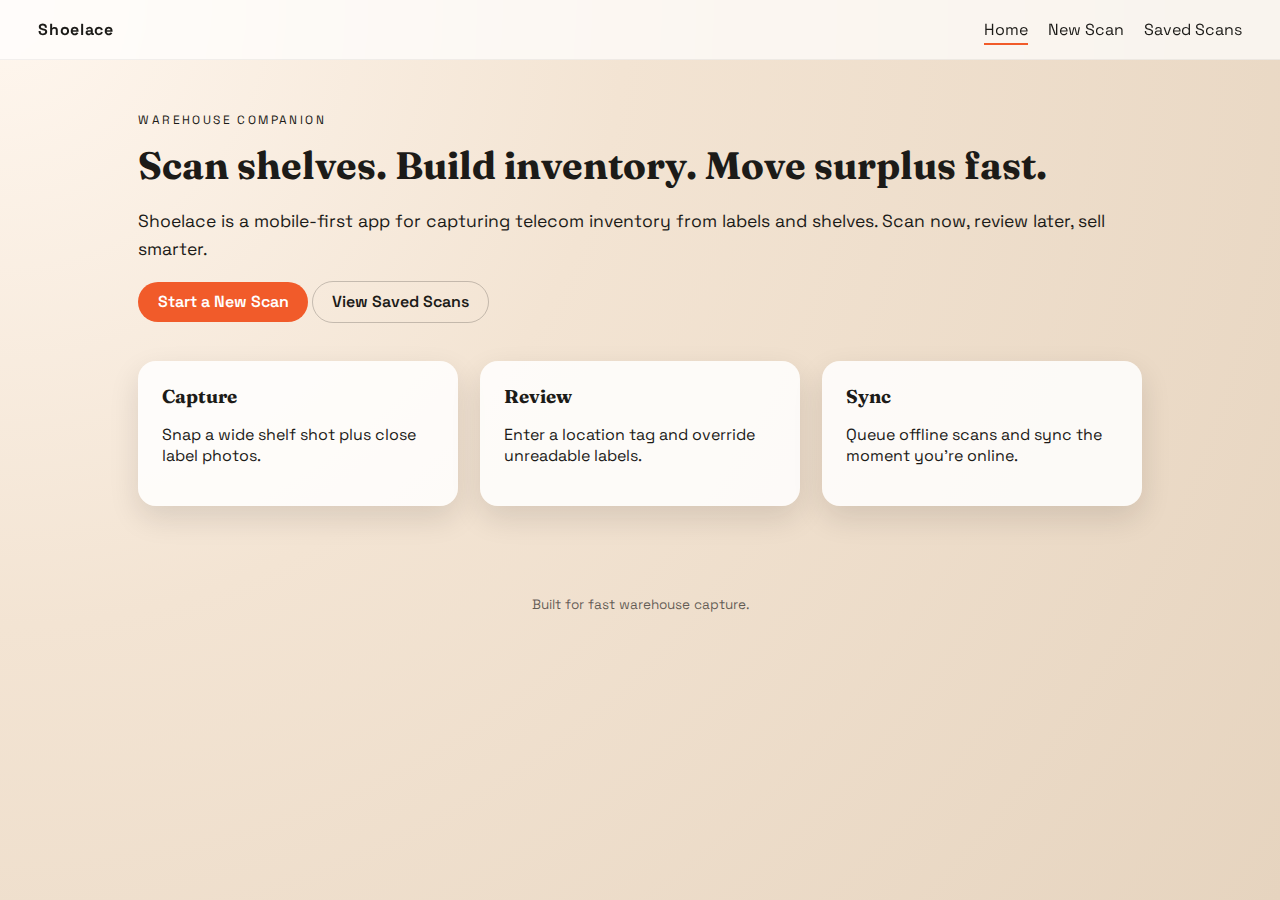
<file: index.html>
﻿<!doctype html>
<html lang="en">
  <head>
    <meta charset="utf-8" />
    <meta name="viewport" content="width=device-width, initial-scale=1" />
    <title>Shoelace - Warehouse Companion</title>
    <link rel="preconnect" href="https://fonts.googleapis.com" />
    <link rel="preconnect" href="https://fonts.gstatic.com" crossorigin />
    <link href="https://fonts.googleapis.com/css2?family=Space+Grotesk:wght@400;600;700&family=Fraunces:wght@600;700&display=swap" rel="stylesheet" />
    <link rel="stylesheet" href="app.css" />
  </head>
  <body data-page="home">
    <header class="topbar">
      <div class="brand">Shoelace</div>
      <nav class="nav">
        <a href="index.html" class="active">Home</a>
        <a href="new-scan.html">New Scan</a>
        <a href="saved.html">Saved Scans</a>
      </nav>
    </header>

    <main class="container">
      <section class="hero">
        <div>
          <p class="eyebrow">Warehouse companion</p>
          <h1>Scan shelves. Build inventory. Move surplus fast.</h1>
          <p class="lead">
            Shoelace is a mobile-first app for capturing telecom inventory from
            labels and shelves. Scan now, review later, sell smarter.
          </p>
          <div class="hero-actions">
            <a class="btn primary" href="new-scan.html">Start a New Scan</a>
            <a class="btn ghost" href="saved.html">View Saved Scans</a>
          </div>
        </div>
      </section>

      <section class="grid">
        <div class="card">
          <h3>Capture</h3>
          <p>Snap a wide shelf shot plus close label photos.</p>
        </div>
        <div class="card">
          <h3>Review</h3>
          <p>Enter a location tag and override unreadable labels.</p>
        </div>
        <div class="card">
          <h3>Sync</h3>
          <p>Queue offline scans and sync the moment you're online.</p>
        </div>
      </section>
    </main>

    <footer class="footer">Built for fast warehouse capture.</footer>
    <script defer src="app.js"></script>
  </body>
</html>
</file>
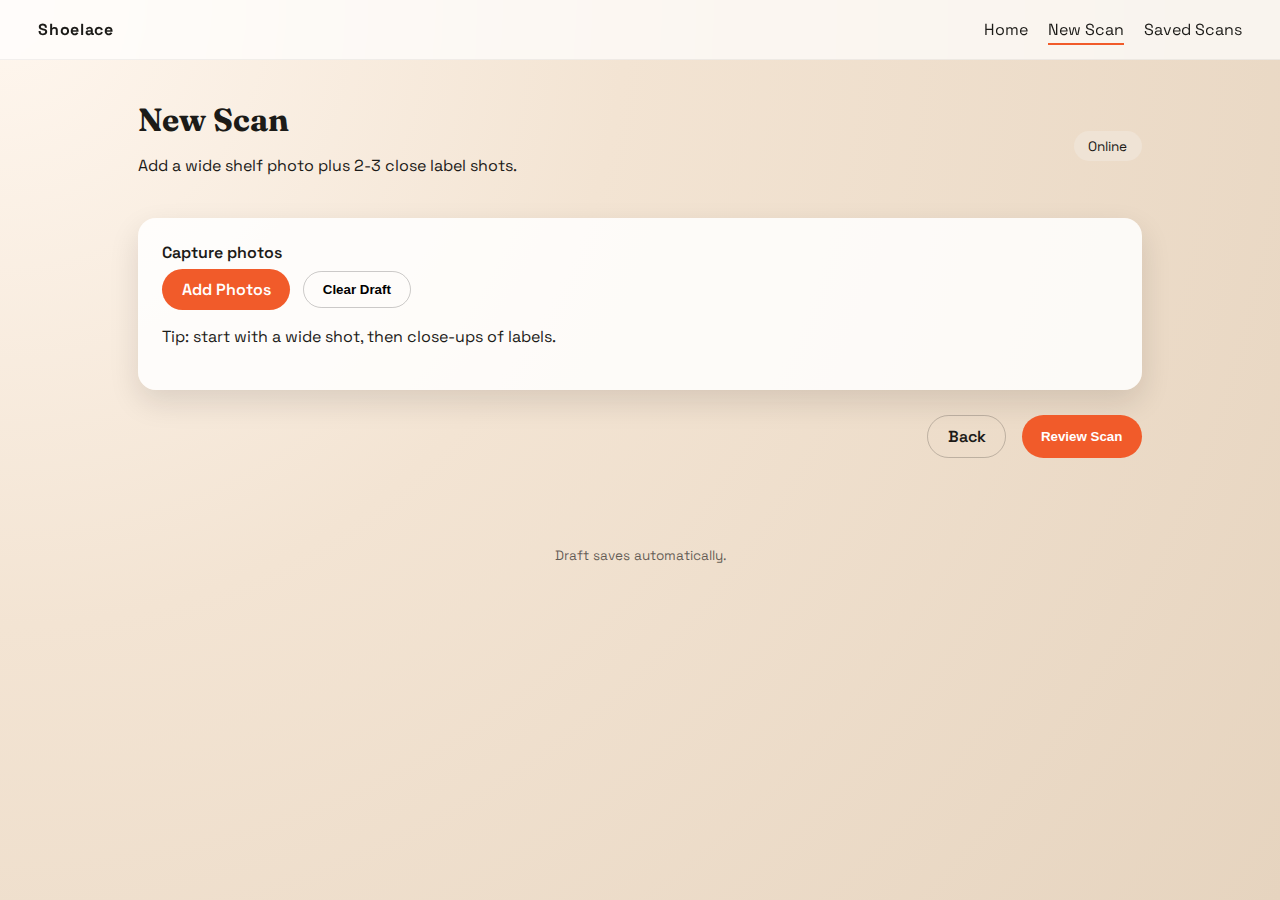
<file: new-scan.html>
﻿<!doctype html>
<html lang="en">
  <head>
    <meta charset="utf-8" />
    <meta name="viewport" content="width=device-width, initial-scale=1" />
    <title>New Scan - Shoelace</title>
    <link rel="preconnect" href="https://fonts.googleapis.com" />
    <link rel="preconnect" href="https://fonts.gstatic.com" crossorigin />
    <link href="https://fonts.googleapis.com/css2?family=Space+Grotesk:wght@400;600;700&family=Fraunces:wght@600;700&display=swap" rel="stylesheet" />
    <link rel="stylesheet" href="app.css" />
  </head>
  <body data-page="new">
    <header class="topbar">
      <div class="brand">Shoelace</div>
      <nav class="nav">
        <a href="index.html">Home</a>
        <a href="new-scan.html" class="active">New Scan</a>
        <a href="saved.html">Saved Scans</a>
      </nav>
    </header>

    <main class="container">
      <section class="page-header">
        <div>
          <h1>New Scan</h1>
          <p>Add a wide shelf photo plus 2-3 close label shots.</p>
        </div>
        <div class="status" id="syncStatus">Offline queue ready</div>
      </section>

      <section class="card">
        <div class="field">
          <label class="label">Capture photos</label>
          <div class="capture-row">
            <label class="btn primary" for="photoInput">Add Photos</label>
            <input id="photoInput" type="file" accept="image/*" multiple />
            <button class="btn ghost" id="clearDraft" type="button">Clear Draft</button>
          </div>
          <p class="hint">Tip: start with a wide shot, then close-ups of labels.</p>
        </div>

        <div class="thumb-grid" id="thumbGrid"></div>
      </section>

      <section class="actions">
        <a class="btn ghost" href="index.html">Back</a>
        <button class="btn primary" id="toReview" type="button">Review Scan</button>
      </section>
    </main>

    <footer class="footer">Draft saves automatically.</footer>
    <script defer src="app.js"></script>
  </body>
</html>
</file>
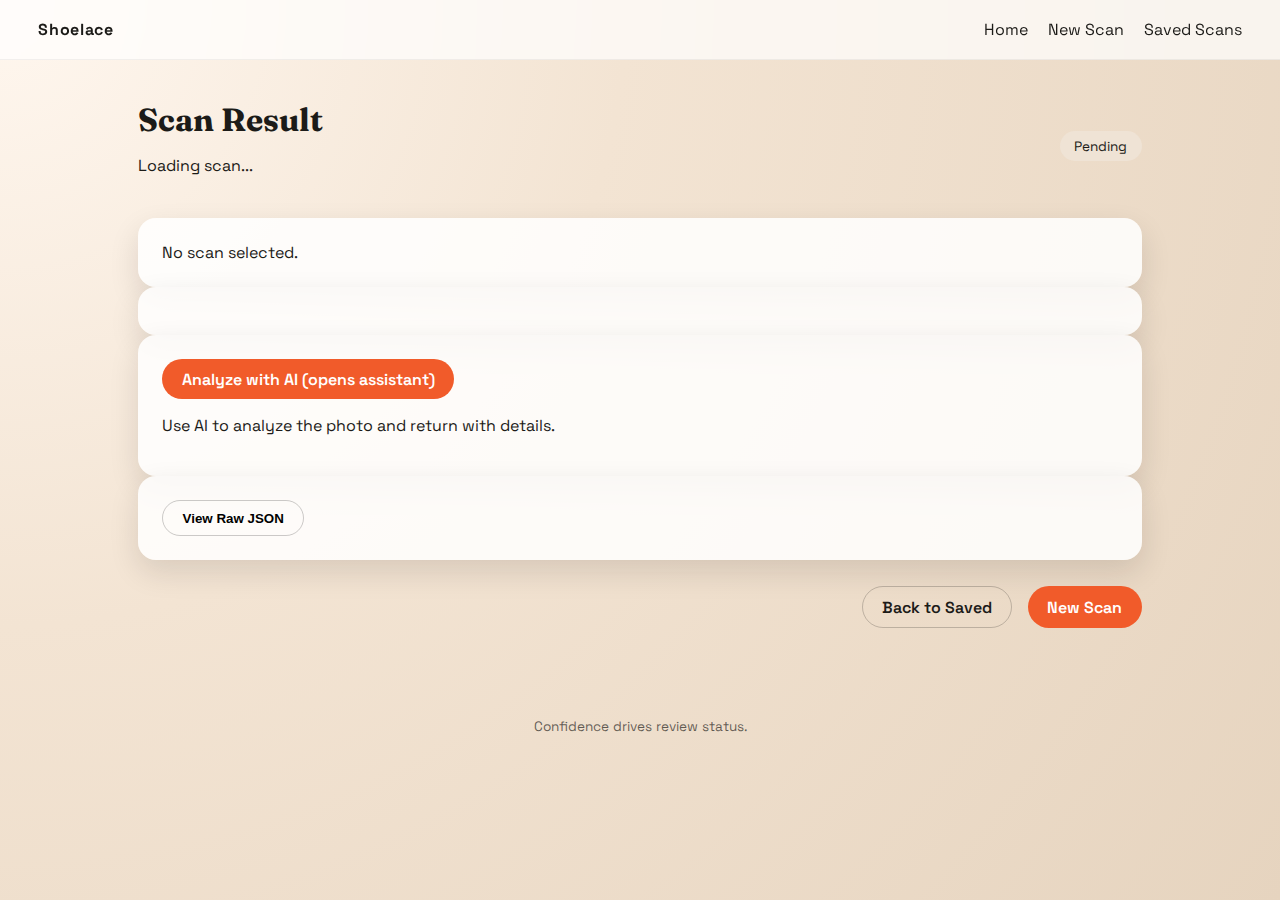
<file: result.html>
﻿<!doctype html>
<html lang="en">
  <head>
    <meta charset="utf-8" />
    <meta name="viewport" content="width=device-width, initial-scale=1" />
    <title>Scan Result - Shoelace</title>
    <link rel="preconnect" href="https://fonts.googleapis.com" />
    <link rel="preconnect" href="https://fonts.gstatic.com" crossorigin />
    <link href="https://fonts.googleapis.com/css2?family=Space+Grotesk:wght@400;600;700&family=Fraunces:wght@600;700&display=swap" rel="stylesheet" />
    <link rel="stylesheet" href="app.css" />
  </head>
  <body data-page="result">
    <header class="topbar">
      <div class="brand">Shoelace</div>
      <nav class="nav">
        <a href="index.html">Home</a>
        <a href="new-scan.html">New Scan</a>
        <a href="saved.html">Saved Scans</a>
      </nav>
    </header>

    <main class="container">
      <section class="page-header">
        <div>
          <h1>Scan Result</h1>
          <p id="resultLocation">Loading scan...</p>
        </div>
        <div class="status" id="resultStatus">Pending</div>
      </section>

      <section class="card" id="resultSummary"></section>
      <section class="card" id="resultItems"></section>

      <section class="card">
        <a class="btn primary" href="https://chat.openai.com" target="_blank" rel="noopener">Analyze with AI (opens assistant)</a>
        <p>Use AI to analyze the photo and return with details.</p>
      </section>

      <section class="card">
        <button class="btn ghost" id="toggleRaw" type="button">View Raw JSON</button>
        <pre class="code" id="rawJson" hidden></pre>
      </section>

      <section class="actions">
        <a class="btn ghost" href="saved.html">Back to Saved</a>
        <a class="btn primary" href="new-scan.html">New Scan</a>
      </section>
    </main>

    <footer class="footer">Confidence drives review status.</footer>
    <script defer src="app.js"></script>
  </body>
</html>
</file>
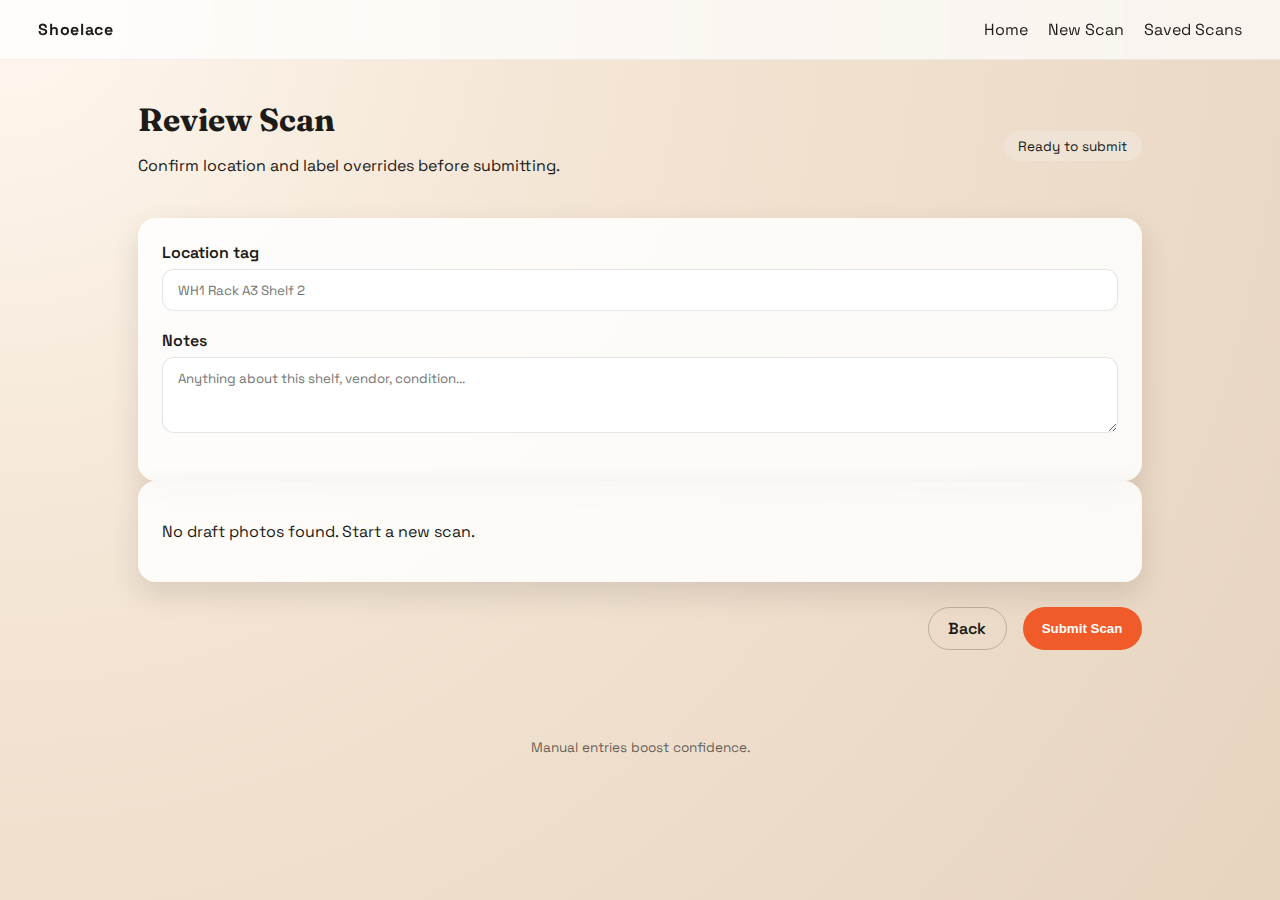
<file: review.html>
﻿<!doctype html>
<html lang="en">
  <head>
    <meta charset="utf-8" />
    <meta name="viewport" content="width=device-width, initial-scale=1" />
    <title>Review Scan - Shoelace</title>
    <link rel="preconnect" href="https://fonts.googleapis.com" />
    <link rel="preconnect" href="https://fonts.gstatic.com" crossorigin />
    <link href="https://fonts.googleapis.com/css2?family=Space+Grotesk:wght@400;600;700&family=Fraunces:wght@600;700&display=swap" rel="stylesheet" />
    <link rel="stylesheet" href="app.css" />
  </head>
  <body data-page="review">
    <header class="topbar">
      <div class="brand">Shoelace</div>
      <nav class="nav">
        <a href="index.html">Home</a>
        <a href="new-scan.html">New Scan</a>
        <a href="saved.html">Saved Scans</a>
      </nav>
    </header>

    <main class="container">
      <section class="page-header">
        <div>
          <h1>Review Scan</h1>
          <p>Confirm location and label overrides before submitting.</p>
        </div>
        <div class="status" id="reviewStatus">Ready to submit</div>
      </section>

      <section class="card">
        <div class="field">
          <label class="label" for="locationTag">Location tag</label>
          <input id="locationTag" class="input" placeholder="WH1 Rack A3 Shelf 2" />
        </div>
        <div class="field">
          <label class="label" for="notes">Notes</label>
          <textarea id="notes" class="textarea" rows="3" placeholder="Anything about this shelf, vendor, condition..."></textarea>
        </div>
      </section>

      <section class="card" id="reviewPhotos"></section>

      <section class="actions">
        <a class="btn ghost" href="new-scan.html">Back</a>
        <button class="btn primary" id="submitScan" type="button">Submit Scan</button>
      </section>
    </main>

    <footer class="footer">Manual entries boost confidence.</footer>
    <script defer src="app.js"></script>
  </body>
</html>
</file>
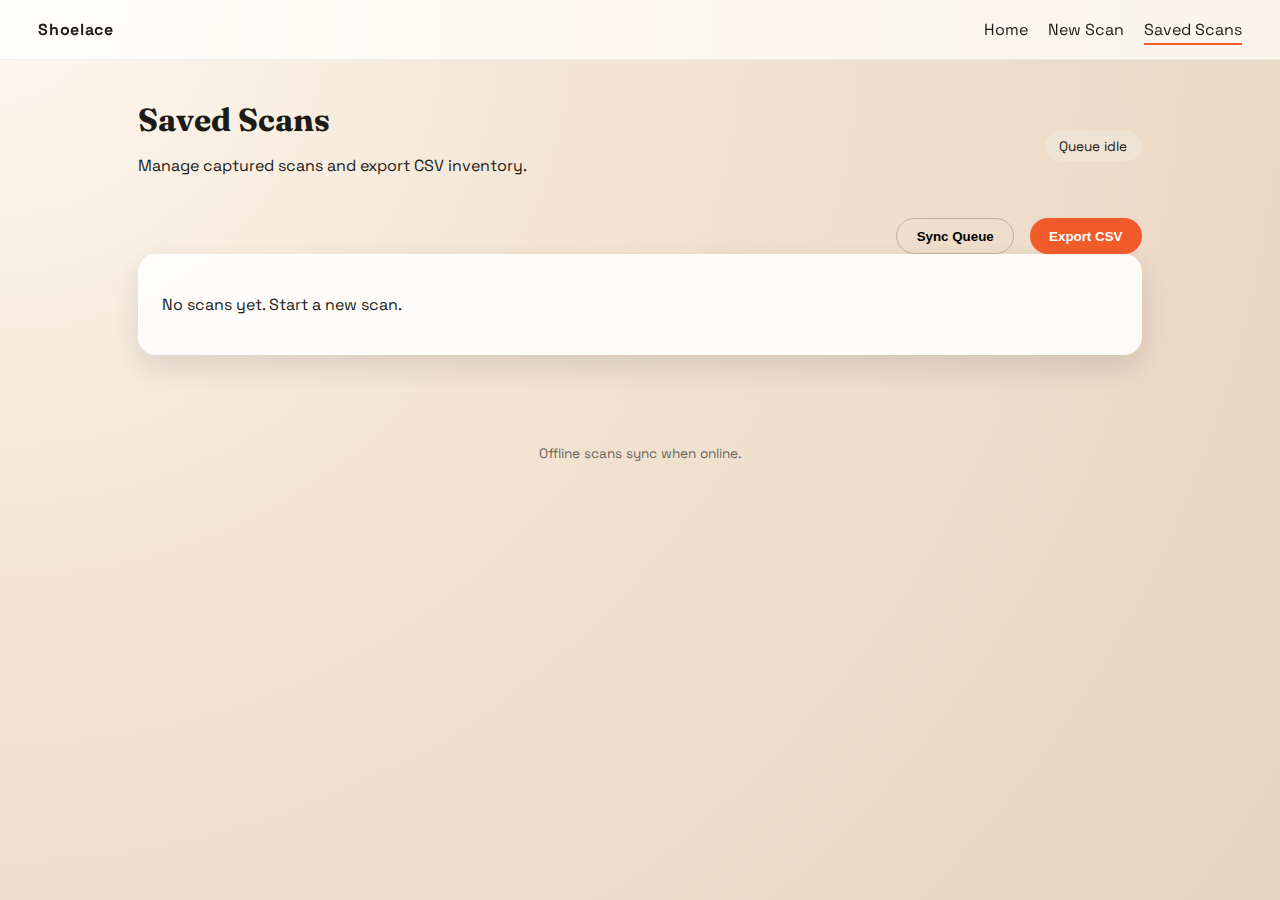
<file: saved.html>
﻿<!doctype html>
<html lang="en">
  <head>
    <meta charset="utf-8" />
    <meta name="viewport" content="width=device-width, initial-scale=1" />
    <title>Saved Scans - Shoelace</title>
    <link rel="preconnect" href="https://fonts.googleapis.com" />
    <link rel="preconnect" href="https://fonts.gstatic.com" crossorigin />
    <link href="https://fonts.googleapis.com/css2?family=Space+Grotesk:wght@400;600;700&family=Fraunces:wght@600;700&display=swap" rel="stylesheet" />
    <link rel="stylesheet" href="app.css" />
  </head>
  <body data-page="saved">
    <header class="topbar">
      <div class="brand">Shoelace</div>
      <nav class="nav">
        <a href="index.html">Home</a>
        <a href="new-scan.html">New Scan</a>
        <a href="saved.html" class="active">Saved Scans</a>
      </nav>
    </header>

    <main class="container">
      <section class="page-header">
        <div>
          <h1>Saved Scans</h1>
          <p>Manage captured scans and export CSV inventory.</p>
        </div>
        <div class="status" id="queueStatus">Queue idle</div>
      </section>

      <section class="actions">
        <button class="btn ghost" id="syncQueue" type="button">Sync Queue</button>
        <button class="btn primary" id="exportCsv" type="button">Export CSV</button>
      </section>

      <section class="card" id="savedList"></section>
    </main>

    <footer class="footer">Offline scans sync when online.</footer>
    <script defer src="app.js"></script>
  </body>
</html>
</file>
<file: app.css>
﻿:root {
  --ink: #1c1b18;
  --accent: #f15b2a;
  --accent-dark: #c64017;
  --paper: #f7f0e8;
  --mist: #efe3d5;
  --sand: #e6d4bf;
  --leaf: #3b6a5f;
  --sun: #f6d26a;
  --shadow: rgba(21, 19, 16, 0.12);
}

* {
  box-sizing: border-box;
}

body {
  margin: 0;
  font-family: "Space Grotesk", "Segoe UI", sans-serif;
  color: var(--ink);
  background: radial-gradient(circle at top left, #fff7ef, #f3e4d3 40%, #e6d4bf 100%);
  min-height: 100vh;
}

h1,
h2,
h3 {
  font-family: "Fraunces", "Times New Roman", serif;
  margin: 0 0 0.6rem 0;
}

a {
  color: inherit;
  text-decoration: none;
}

.topbar {
  display: flex;
  justify-content: space-between;
  align-items: center;
  padding: 1.2rem 2.4rem;
  background: rgba(255, 255, 255, 0.7);
  backdrop-filter: blur(14px);
  position: sticky;
  top: 0;
  z-index: 10;
  border-bottom: 1px solid rgba(0, 0, 0, 0.05);
}

.brand {
  font-weight: 700;
  letter-spacing: 0.04em;
}

.nav a {
  margin-left: 1rem;
  padding-bottom: 0.2rem;
  border-bottom: 2px solid transparent;
}

.nav a.active {
  border-bottom-color: var(--accent);
}

.container {
  max-width: 1080px;
  margin: 0 auto;
  padding: 2.5rem 2.4rem 4rem;
}

.hero {
  display: grid;
  grid-template-columns: repeat(auto-fit, minmax(280px, 1fr));
  gap: 2rem;
  align-items: center;
}

.hero h1 {
  font-size: clamp(2.2rem, 3vw, 3rem);
}

.lead {
  font-size: 1.1rem;
  line-height: 1.6;
}

.eyebrow {
  text-transform: uppercase;
  letter-spacing: 0.2em;
  font-size: 0.75rem;
  margin-bottom: 0.8rem;
}

.hero-card .card {
  background: var(--ink);
  color: #fff5ec;
}

.grid {
  display: grid;
  grid-template-columns: repeat(auto-fit, minmax(220px, 1fr));
  gap: 1.4rem;
  margin-top: 2.4rem;
}

.card {
  background: rgba(255, 255, 255, 0.85);
  border-radius: 18px;
  padding: 1.5rem;
  box-shadow: 0 12px 30px var(--shadow);
}

.card ul {
  padding-left: 1.2rem;
}

.card li {
  margin-bottom: 0.4rem;
}

.pill {
  display: inline-block;
  padding: 0.3rem 0.8rem;
  border-radius: 999px;
  background: var(--sun);
  color: var(--ink);
  font-size: 0.8rem;
  margin-top: 1rem;
}

.page-header {
  display: flex;
  justify-content: space-between;
  align-items: center;
  gap: 1rem;
  margin-bottom: 1.6rem;
  flex-wrap: wrap;
}

.status {
  padding: 0.4rem 0.9rem;
  border-radius: 999px;
  background: var(--mist);
  font-size: 0.85rem;
}

.field {
  margin-bottom: 1.2rem;
}

.label {
  font-weight: 600;
  display: block;
  margin-bottom: 0.4rem;
}

.input,
.textarea {
  width: 100%;
  padding: 0.7rem 0.9rem;
  border-radius: 12px;
  border: 1px solid rgba(0, 0, 0, 0.1);
  background: #fff;
  font-family: inherit;
}

.capture-row {
  display: flex;
  flex-wrap: wrap;
  gap: 0.8rem;
  align-items: center;
}

#photoInput {
  display: none;
}

.btn {
  padding: 0.6rem 1.2rem;
  border-radius: 999px;
  border: none;
  font-weight: 600;
  cursor: pointer;
  display: inline-flex;
  align-items: center;
  justify-content: center;
  gap: 0.4rem;
}

.btn.primary {
  background: var(--accent);
  color: #fff;
}

.btn.primary:hover {
  background: var(--accent-dark);
}

.btn.ghost {
  background: transparent;
  border: 1px solid rgba(0, 0, 0, 0.2);
}

.thumb-grid {
  display: grid;
  grid-template-columns: repeat(auto-fit, minmax(140px, 1fr));
  gap: 1rem;
  margin-top: 1rem;
}

.thumb {
  position: relative;
  overflow: hidden;
  border-radius: 16px;
  background: #fff;
  box-shadow: 0 6px 18px var(--shadow);
}

.thumb img {
  width: 100%;
  height: 140px;
  object-fit: cover;
  display: block;
}

.thumb button {
  position: absolute;
  top: 0.5rem;
  right: 0.5rem;
  background: rgba(255, 255, 255, 0.85);
  border: none;
  border-radius: 999px;
  padding: 0.2rem 0.5rem;
  cursor: pointer;
}

.actions {
  display: flex;
  justify-content: flex-end;
  gap: 1rem;
  margin-top: 1.6rem;
  flex-wrap: wrap;
}

.photo-row {
  display: grid;
  grid-template-columns: minmax(180px, 240px) 1fr;
  gap: 1rem;
  margin-bottom: 1.4rem;
  align-items: center;
}

.photo-row img {
  width: 100%;
  border-radius: 14px;
  box-shadow: 0 8px 18px var(--shadow);
}

.photo-fields {
  display: grid;
  gap: 0.6rem;
}

.badge {
  display: inline-block;
  padding: 0.2rem 0.6rem;
  border-radius: 999px;
  font-size: 0.75rem;
  background: var(--sand);
}

.list-item {
  display: flex;
  justify-content: space-between;
  align-items: center;
  gap: 1rem;
  padding: 0.8rem 0;
  border-bottom: 1px solid rgba(0, 0, 0, 0.08);
}

.list-item:last-child {
  border-bottom: none;
}

.list-item a {
  font-weight: 600;
}

.code {
  background: #141312;
  color: #f9f1e7;
  padding: 1rem;
  border-radius: 12px;
  overflow-x: auto;
  font-size: 0.85rem;
}

.footer {
  padding: 1.6rem 2.4rem 2.4rem;
  text-align: center;
  font-size: 0.85rem;
  color: rgba(0, 0, 0, 0.6);
}

@media (max-width: 720px) {
  .topbar {
    flex-direction: column;
    align-items: flex-start;
    gap: 0.6rem;
  }

  .photo-row {
    grid-template-columns: 1fr;
  }
}
</file>
